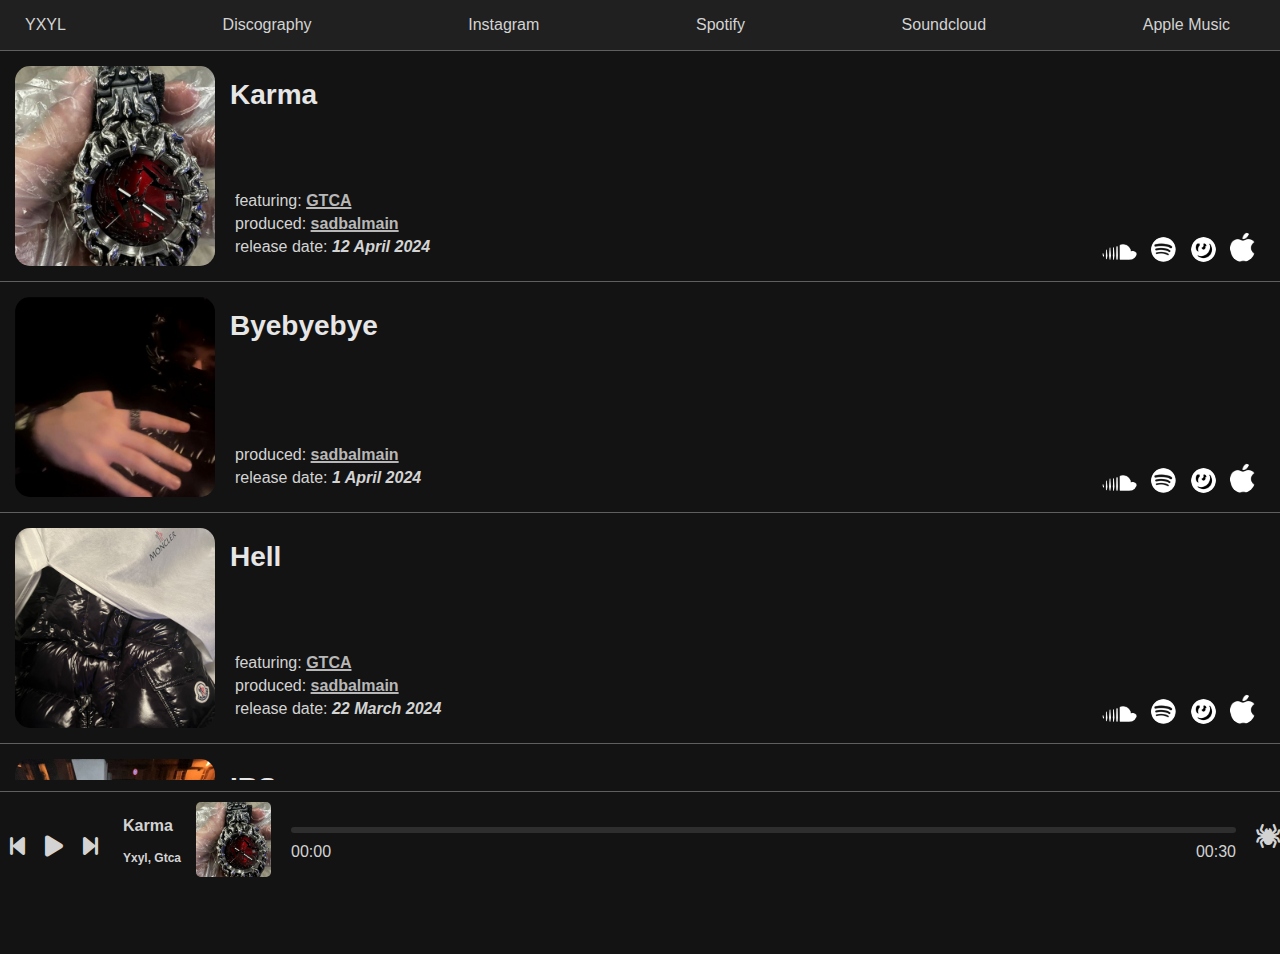
<file: discography.html>
<!DOCTYPE html>
<html lang="en">
    <head>
        <meta charset="UTF-8">
        <title>YXYL</title>
        <link href="style_discography.css" rel="stylesheet">
        <link rel="stylesheet" href="https://cdnjs.cloudflare.com/ajax/libs/font-awesome/6.4.0/css/all.min.css">
    </head>

    <body>
        <div class="topbar">
            <a style="user-select: none;" href="" draggable="false">
                <p>YXYL</p>
            </a>
            <a style="user-select: none;" href="discography.html" draggable="false">
                <p>Discography</p>
            </a>

            <a style="user-select: none;" href="https://www.instagram.com/yxyl/" target="_blank" draggable="false">
                <p>Instagram</p>
            </a>

            <a href="https://open.spotify.com/intl-fr/artist/0fUhpqTW52JWkJXgM58MfU" target="_blank" draggable="false">
                <p style="user-select: none;">Spotify</p>
            </a>
            <a href="https://soundcloud.com/scarsallover" target="_blank" draggable="false">
                <p style="user-select: none;">Soundcloud</p>
            </a>

            <a href="https://music.apple.com/us/album/karma-feat-gtca-single/1740447706" draggable="false" target="_blank">
                <p style="user-select: none;">Apple Music</p>
            </a>
        </div>
        <div class="block">
            <div class="row">
                <img src="image/karma.jpg" draggable="false">

                <div class="song-info">
                    <p class="title">Karma</p>
                    <div class="sub_info">
                        <p class="features">featuring: <a class="linked_artist" href="https://soundcloud.com/fuckgtca" target="_blank">GTCA</a></p>
                        <p class="producer">produced: <a class="linked_artist" href="https://sadbalmain.com" target="_blank">sadbalmain</a></p>
                        <p class="release_date">release date: <a class="date">12 April 2024</a></p>
                    </div>
                </div>
                <div class="links">
                    <a class="link" href="https://soundcloud.com/scarsallover/karma" target="_blank" draggable="false"id="scloud">
                        <img src="image/icons/scloud-logo.png" draggable="false">
                    </a>
                    <a class="link" href="https://open.spotify.com/track/5oW5ZAVKEy3ks2hQSwmdnu" target="_blank" draggable="false">
                        <img src="image/icons/spotify-logo.png" draggable="false">
                    </a>
                    <a class="link" href="https://genius.com/Yxyl-karma-lyrics" target="_blank" draggable="false">
                        <img src="image/icons/genius-logo.png" draggable="false">
                    </a>
                    <a class="link" href="https://music.apple.com/us/album/karma-feat-gtca-single/1740447706" target="_blank" draggable="false">
                        <img src="image/icons/apple-logo.png" draggable="false">
                    </a>
                </div>
                
            </div>

            <!--Bye Bye Bye-->
            <div class="row">
                <img src="image/byebyebye.jpg" draggable="false">
                <div class="song-info">
                    <p class="title">Byebyebye</p>
                    <div class="sub_info">
                        <p class="producer">produced: <a class="linked_artist" href="https://sadbalmain.com" target="_blank">sadbalmain</a></p>
                        <p class="release_date">release date: <a class="date">1 April 2024</a></p>
                    </div>
                </div>
                <div class="links">
                    <a class="link" href="https://soundcloud.com/scarsallover/byebyebye" target="_blank" draggable="false"id="scloud">
                        <img src="image/icons/scloud-logo.png" draggable="false">
                    </a>
                    <a class="link" href="https://open.spotify.com/track/2GA9mPc76XiJFeoPZtdpKh" target="_blank" draggable="false">
                        <img src="image/icons/spotify-logo.png" draggable="false">
                    </a>
                    <a class="link" href="https://genius.com/Yxyl-byebyebye-lyrics" target="_blank" draggable="false">
                        <img src="image/icons/genius-logo.png" draggable="false">
                    </a>
                    <a class="link" href="https://music.apple.com/us/album/byebyebye-single/1738830040" target="_blank" draggable="false">
                        <img src="image/icons/apple-logo.png" draggable="false">
                    </a>
                </div>
            </div>

            <div class="row">
                <img src="image/hell.jpg" draggable="false">
                <div class="song-info">
                    <p class="title">Hell</p>
                    <div class="sub_info">
                        <p class="features">featuring: <a class="linked_artist" href="https://soundcloud.com/fuckgtca" target="_blank">GTCA</a></p>
                        <p class="producer">produced: <a class="linked_artist" href="https://sadbalmain.com" target="_blank">sadbalmain</a></p>
                        <p class="release_date">release date: <a class="date">22 March 2024</a></p>
                    </div>
                </div>
                <div class="links">
                    <a class="link" href="https://soundcloud.com/scarsallover/hell" target="_blank" draggable="false"id="scloud">
                        <img src="image/icons/scloud-logo.png" draggable="false">
                    </a>
                    <a class="link" href="https://open.spotify.com/track/2MfFqaXRlwzEs1aSbbBOIK" target="_blank" draggable="false">
                        <img src="image/icons/spotify-logo.png" draggable="false">
                    </a>
                    <a class="link" href="https://genius.com/Yxyl-hell-lyrics" target="_blank" draggable="false">
                        <img src="image/icons/genius-logo.png" draggable="false">
                    </a>
                    <a class="link" href="https://music.apple.com/us/album/hell-feat-gtca-single/1737551210" target="_blank" draggable="false">
                        <img src="image/icons/apple-logo.png" draggable="false">
                    </a>
                </div>
            </div>

            <div class="row">
                <img src="image/irs.jpg" draggable="false">

                <div class="song-info">
                    <p class="title">IRS</p>
                    <div class="sub_info">
                        <p class="producer">produced: <a class="linked_artist" href="https://sadbalmain.com" target="_blank">sadbalmain</a></p>
                        <p class="release_date">release date: <a class="date">15 March 2024</a></p>
                    </div>
                </div>

                <div class="links">
                    <a class="link" href="https://soundcloud.com/scarsallover/irs" target="_blank" draggable="false"id="scloud">
                        <img src="image/icons/scloud-logo.png" draggable="false">
                    </a>
                    <a class="link" href="https://open.spotify.com/track/44B9rIDk2wMyXrI6sr8Qnb" target="_blank" draggable="false">
                        <img src="image/icons/spotify-logo.png" draggable="false">
                    </a>
                    <a class="link" href="https://genius.com/Yxyl-irs-lyrics" target="_blank" draggable="false">
                        <img src="image/icons/genius-logo.png" draggable="false">
                    </a>
                    <a class="link" href="https://music.apple.com/us/album/irs-single/1738168829" target="_blank" draggable="false">
                        <img src="image/icons/apple-logo.png" draggable="false">
                    </a>
                </div>
            </div>

            <div class="player">

                <div class="player-controls">
                    <i class="fa-solid fa-backward-step fa-xl" style="color: #d3d3d3;" title="Previous" id="prev" draggable="false"></i>
                    <i class="fa-solid fa-play play-button fa-xl" style="color: #d3d3d3;" title="Play" id="play" draggable="false"></i>
                    <i class="fa-solid fa-forward-step fa-xl" style="color: #d3d3d3;" title="Next" id="next" draggable="false"></i>
                    
                </div>

                <div class="player-info">
                    <p id="music-title"></p>
                    <p id="music-artist"></p>
                </div>

                <div class="player-img">
                    <img src="" class="active" id="cover">
                </div>

                <div class="player-progress" id="player-progress">
                    <div class="progress" id="progress"></div>
                    <div class="music-duration">
                        <span id="current-time">00:00</span>
                        <span id="duration">00:30</span>
                    </div>
                </div>
                <div class="volume-chooser">
                    <div class="volume-control">
                        <input class="volume" type="range" value="50" max="100" id="player-volume">
                      </div>  
                    <div class="volume-button">
                      <i class="fa-solid fa-spider fa-xl" style="color: #d3d3d3;" title="Volume" id="volume" draggable="false"></i>
                    </div>
                    
                </div>  

            </div>

        </div>
        <script src="player.js"></script>
    </body>
</html>
</file>
<file: style_discography.css>
/* style.css */

@font-face {
    font-family: 'Ancient-Medium';
    src: url('font/Ancient\ Medium.ttf') format('truetype');
}

@font-face {
    font-family: 'Cardinal-Alternate';
    src: url('font/Cardinal-Alternate.ttf') format('truetype');
}

@font-face {
    font-family: 'Cardinal';
    src: url('font/Cardinal.ttf') format('truetype');
}

::-webkit-scrollbar {
    width: 10px;
}

::-webkit-scrollbar-track {
    background: none;
}

::-webkit-scrollbar-thumb {
    background: #414141;
    border-radius: 5px;
}

::-webkit-scrollbar-thumb:hover {
    background: #555; 
}


body{
    background-color: #131313;
    overflow: hidden;
    font-family:Arial, Helvetica, sans-serif;
    margin: 0;
}

.topbar{
    display: flex;
    justify-content: space-between;


    background-color: #202020;
    border-bottom: 1px solid #5f5f5f;
}

.topbar a{
    text-decoration: none;
    color: #d3d3d3;
    transition: all 0.5s ease-in-out;
    margin-left: 25px;
    margin-right: 50px;
}

.topbar a:hover{
    scale: 1.1;
}

.block{
    height: 81vh;
    overflow-y: auto;
}

.row{
    border-bottom: 1px solid #5f5f5f;
    display: flex;
    position: relative;
}

.row img{
    width: 200px;
    height: 200px;
    border-radius: 15px;
    margin: 15px;
}

.title{
    color: #e6e6e6;
    font-weight: bolder;
    font-size: 28px;
}

.sub_info{
    display: block;
    position: absolute;
    bottom: 20px;
}

.sub_info p{
    margin: 5px;
}

.features{
    color: #d3d3d3;
}

.producer{
    color: #d3d3d3;
}

.release_date{
    color: #d3d3d3;
}

.date{
    font-weight: bold;
    font-style: italic;
}

.linked_artist{
    text-decoration: underline 2px;
    color: #b8b8b8;
    font-weight: bold;
}

.links{
    position: absolute;
    bottom: 10px;
    right: 20px;
}

.link{
    text-decoration: none;
}

.link img{
    width: 25px;
    height:auto;
    margin: 5px;
    transition: all 0.5s;
}

.link img:hover{
    scale: 1.2;
    margin-left: 10px;
    margin-right: 10px;
}

#scloud img{
    width: 35px;
    margin-bottom: 5px;
}

#scloud img{
    margin-bottom: 7px;
}

#cover{
    width: 75px;
    border-radius: 5px;
    margin: 10px 0px 0px;
}

.player{
    position:absolute;
    bottom: 0;
    width: 100%;
    height: 12vh;
    border-top: #5f5f5f 1px solid;
    background-color: #131313;
    display: flex;
    color: #d3d3d3
}

.player-controls{
    display: flex;
    position: relative;
    top: 6vh;
}

.player-controls i{
    cursor: pointer;
    position: relative;
    margin : 0px 10px 0px;
}

.player-info{
    margin-left: 15px;
    margin-right: 15px;
    display: block;
    position: relative;
    top: 1vh;
    left : 0vw;
}

#music-title{
    font-weight: bolder;
}

#music-artist{ 
    font-weight: bold;
    font-size: 12px;
    white-space: nowrap;
}

.player-progress{
    background-color: #2e2e2e;
    border-radius: 5px;
    cursor: pointer;
    margin: 35px 20px 35px;
    height: 6px;
    width : 80%;
}

.progress{
    background-color: #551616;
    border-radius: 5px;
    height: 100%;
    width: 0%;
    transition: width 0.1s ease;
}

.music-duration{
    position: relative;
    display: flex;
    justify-content: space-between;
    top: 10px;
    color: #d3d3d3;
    cursor: default;
}

#soundcloud{
    border: 0;
}

.volume-chooser {
    top: 4vh;
    color: #d3d3d3;
    display: inline-block;
    position: relative;
    &:hover .volume-control {
      display: block;
      position: absolute;
      bottom: 92px;
      right: -9px;
    }
    
}
  
.volume-control{
    position: absolute;
    display: none;
    border: 1px solid #414141;
    border-radius: 5px;
    background: #414141;
    width: 40px;
    .volume {
      writing-mode: vertical-lr; direction: rtl;
      width: 35px;
      color: #551616;
    }
}
</file>
